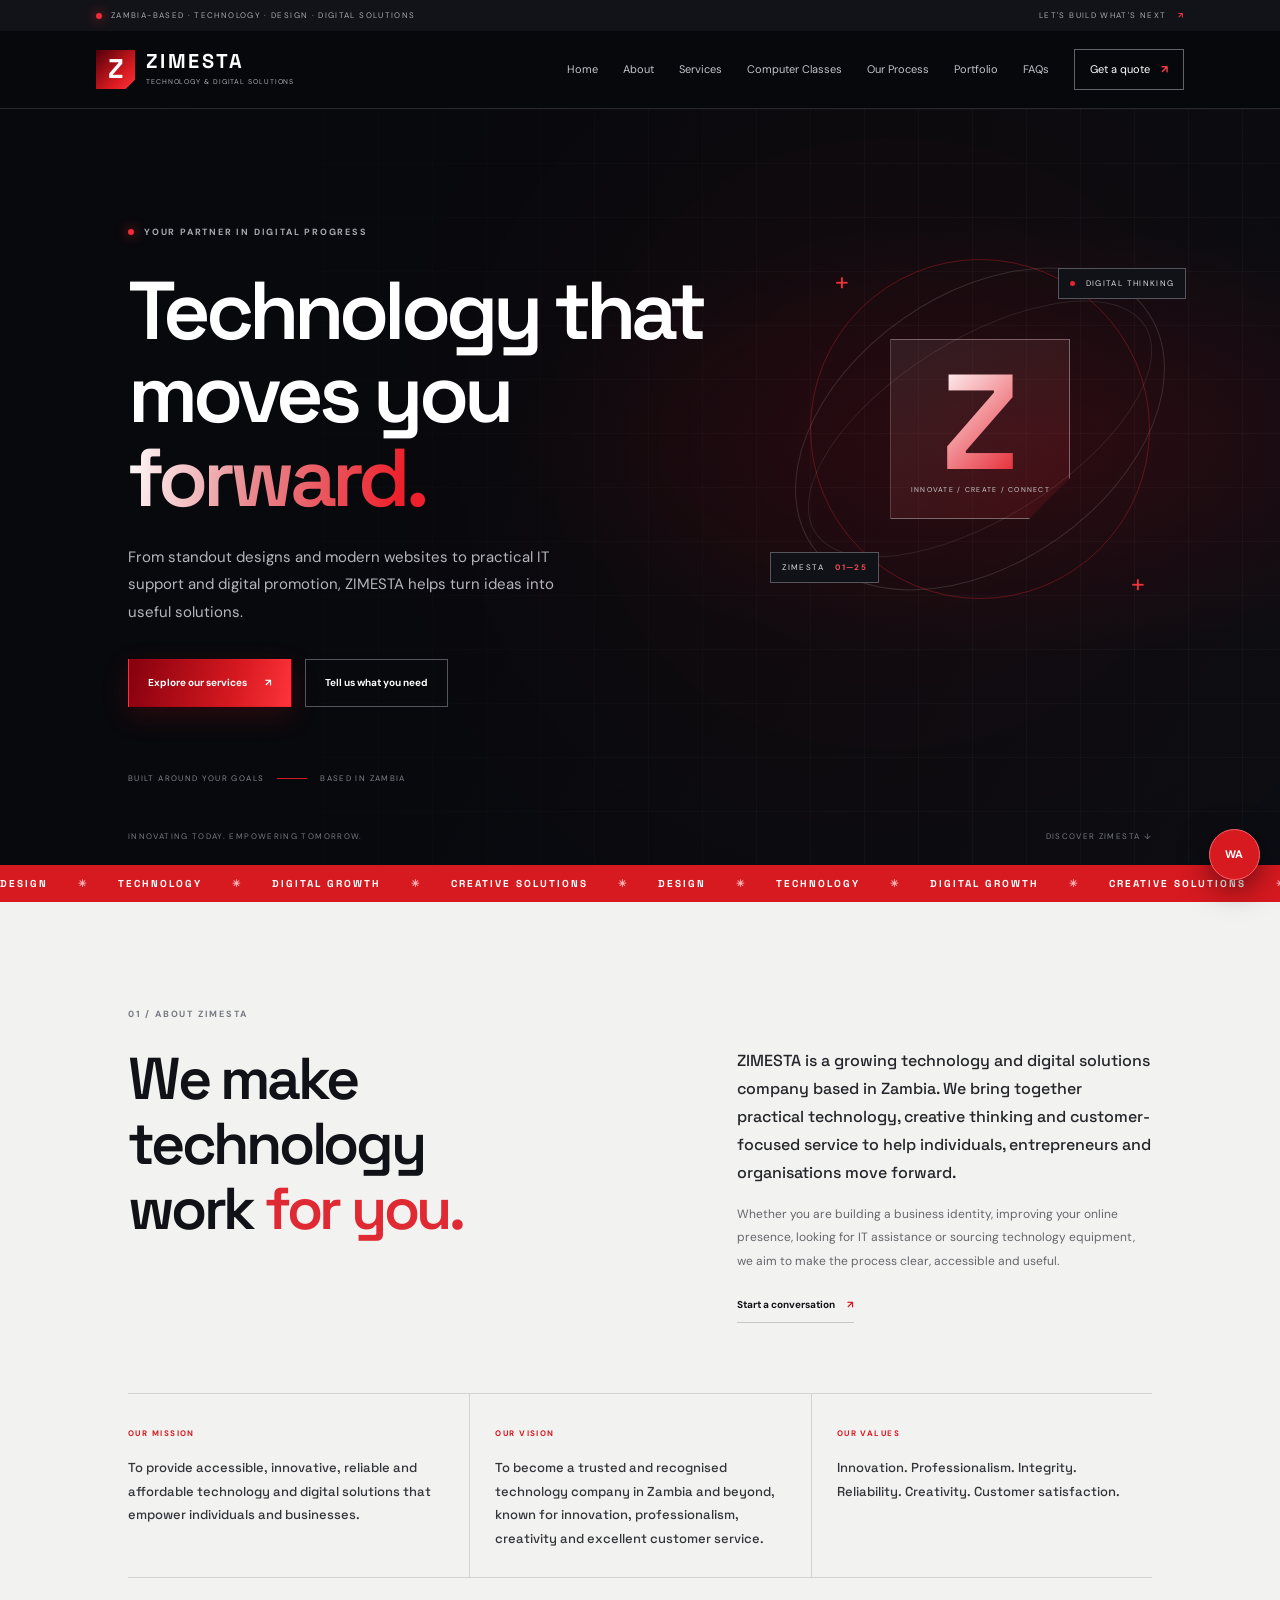
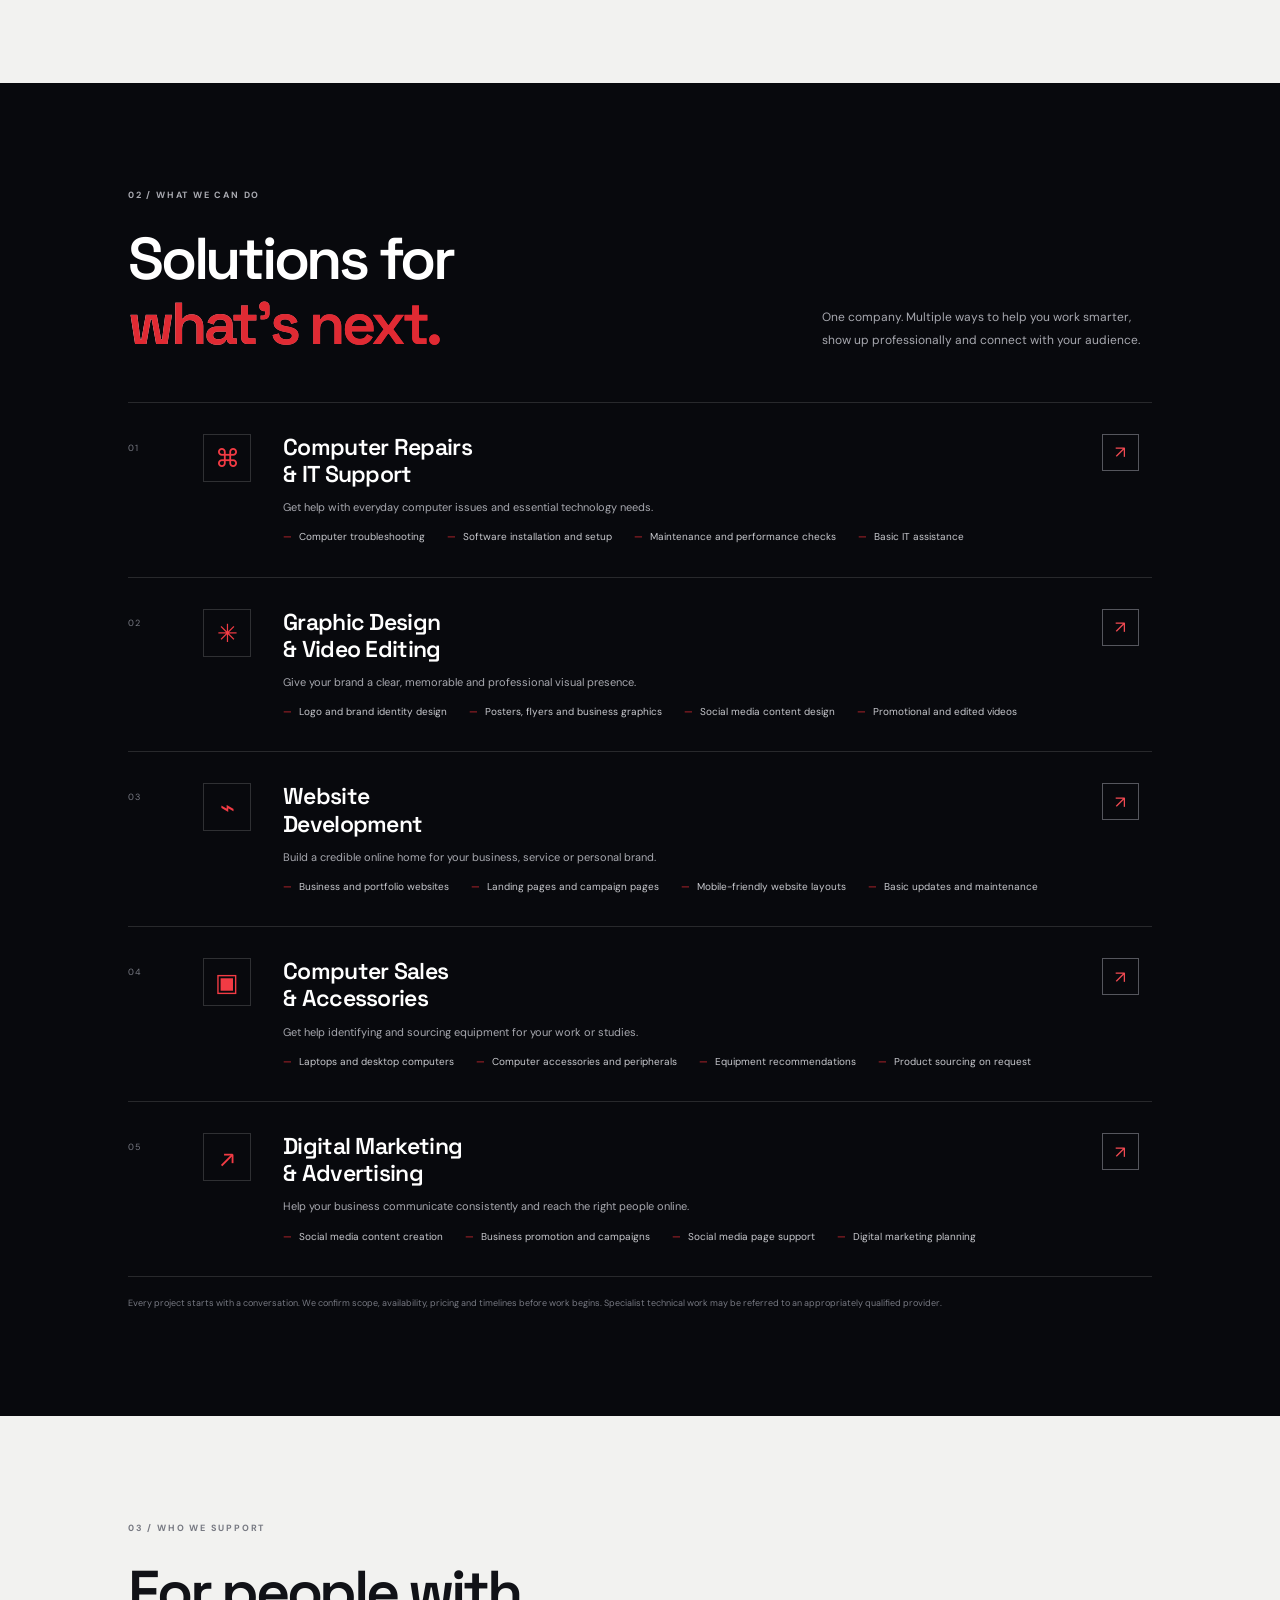
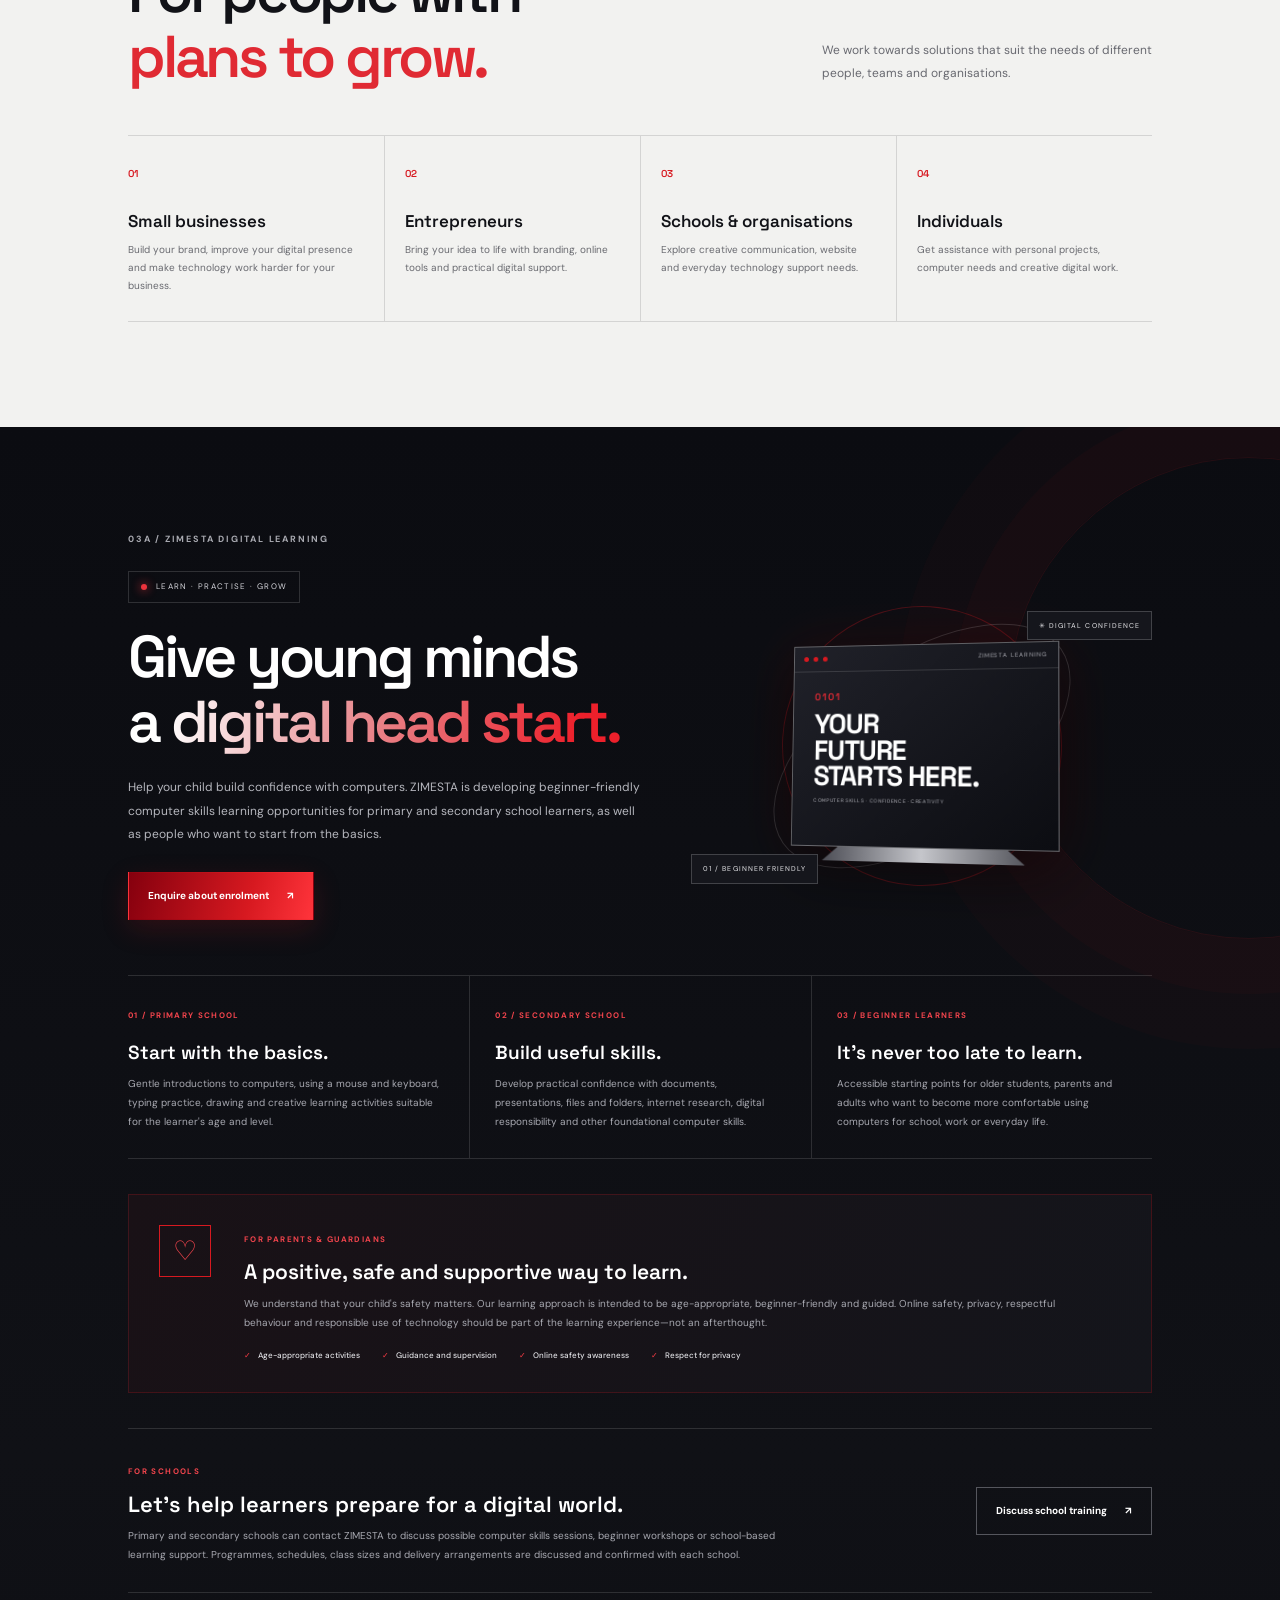
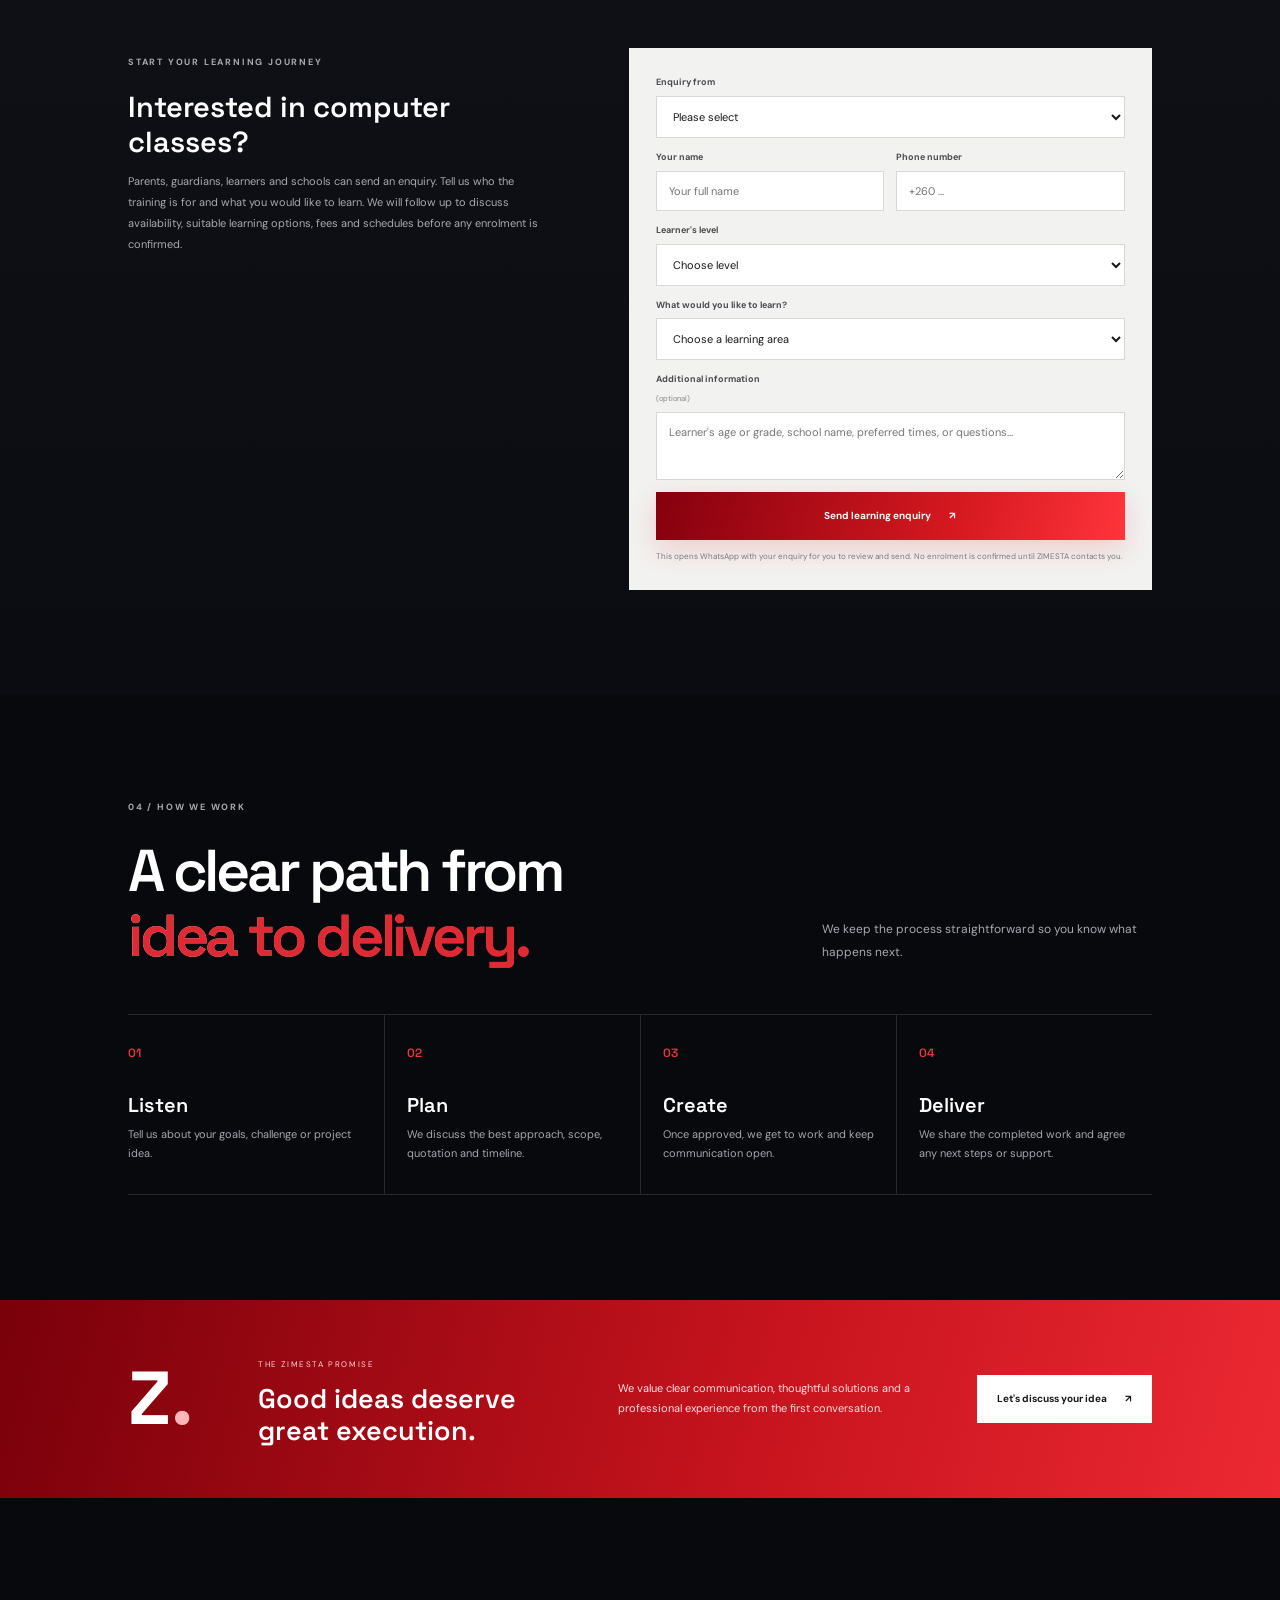
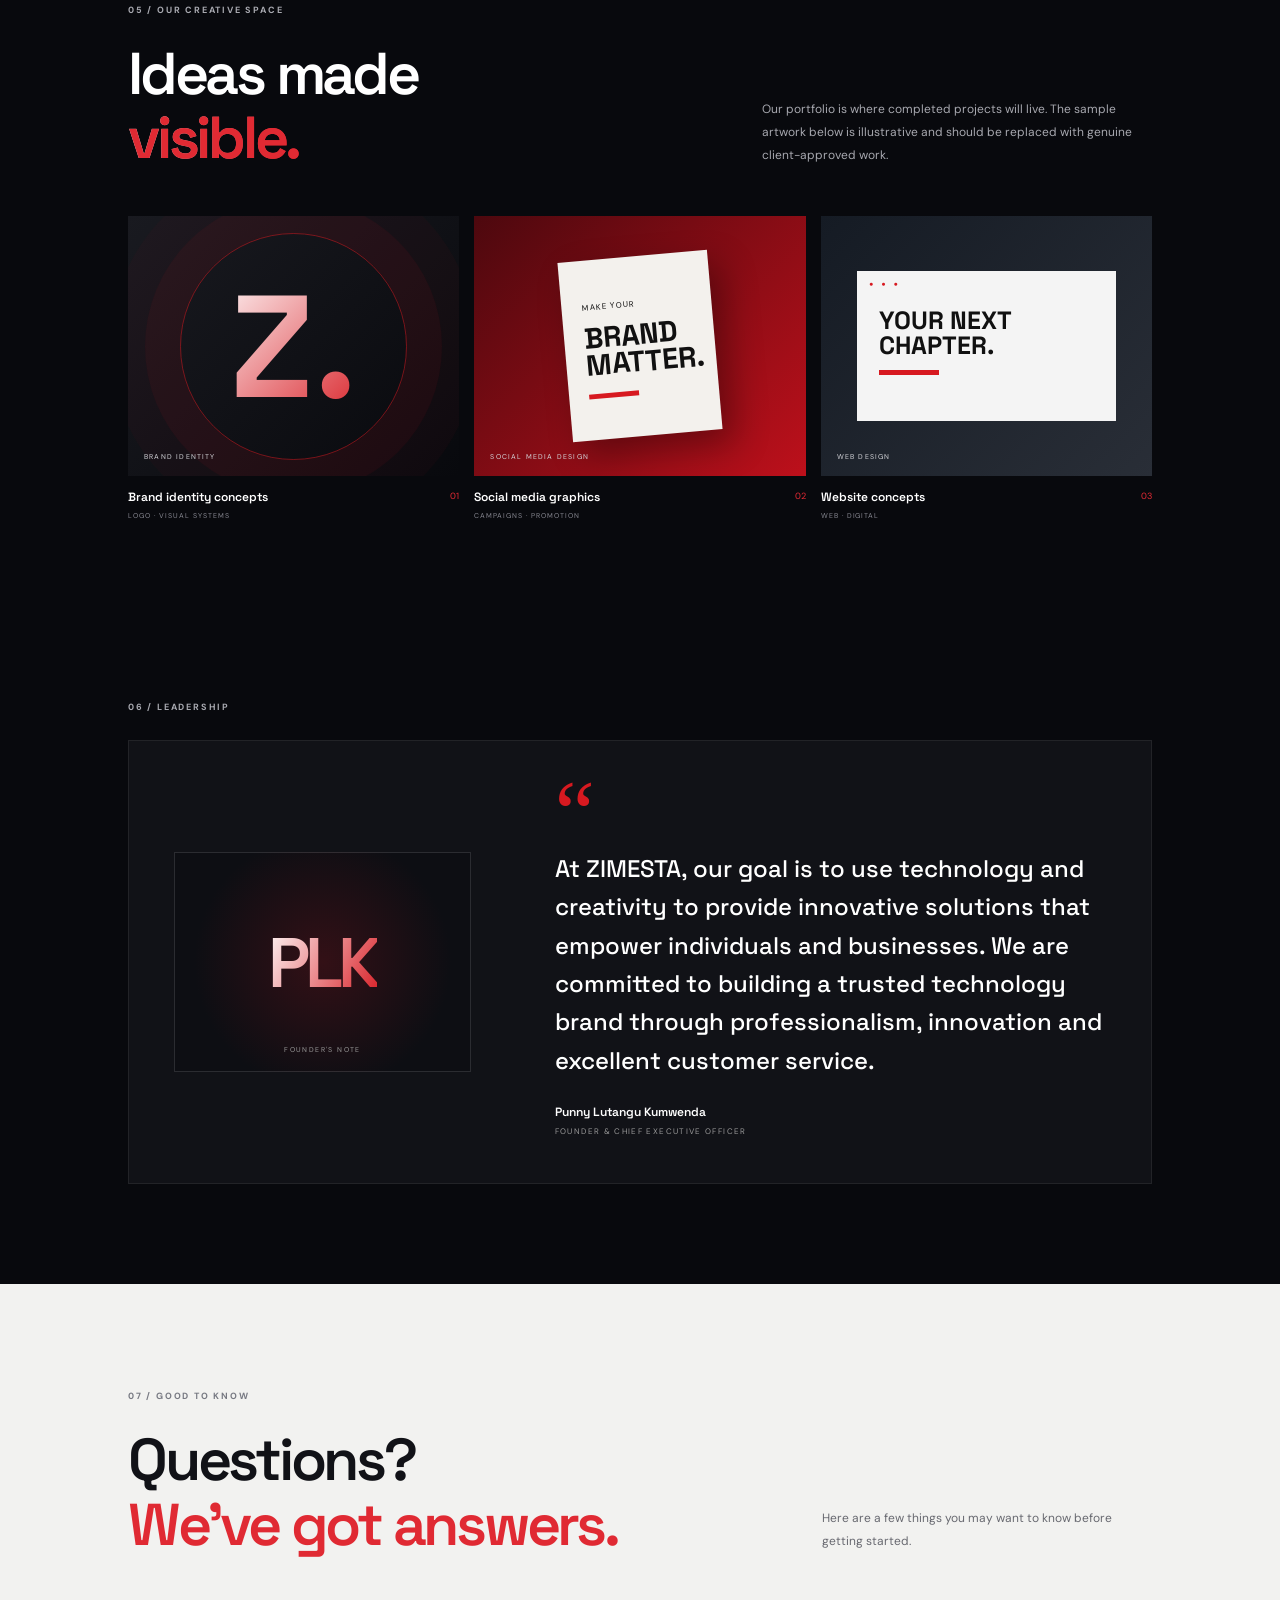
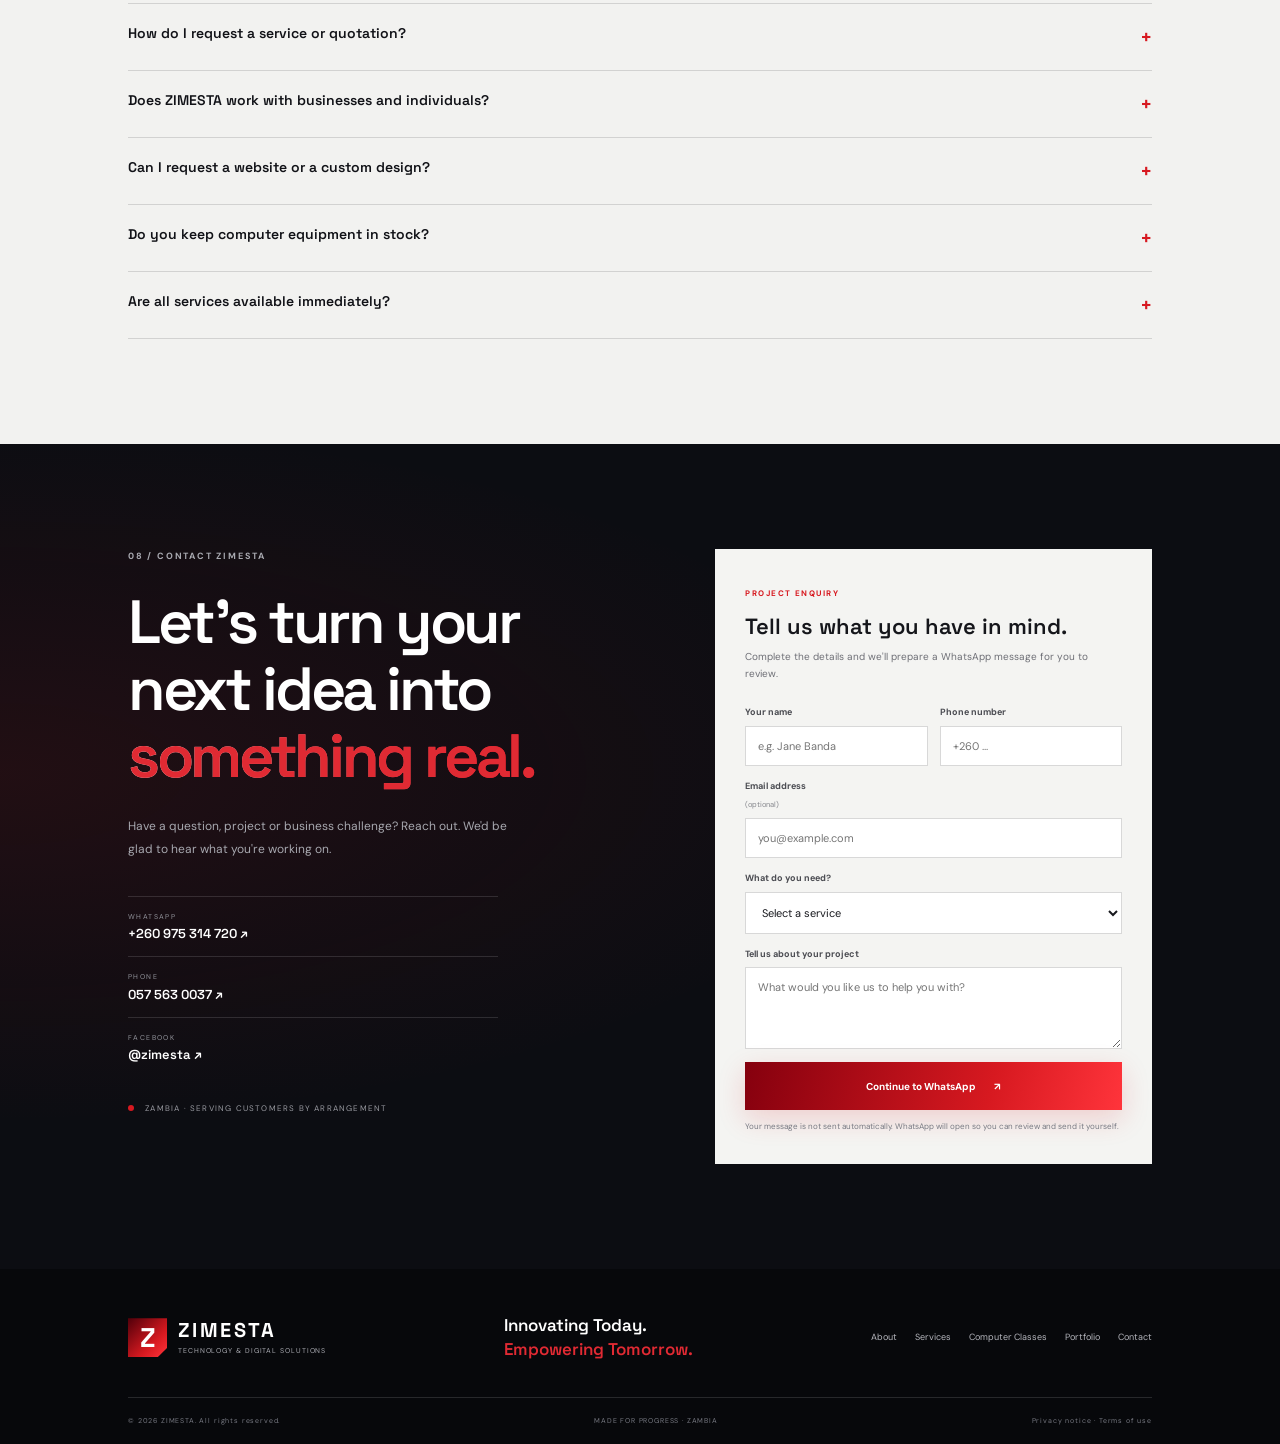
<file: index.html>
<!DOCTYPE html>
<html lang="en">
<head>
  <meta charset="UTF-8">
  <meta name="viewport" content="width=device-width, initial-scale=1">
  <meta name="description" content="ZIMESTA Technology & Digital Solutions in Zambia. Explore creative design, websites, IT support, technology sourcing and digital marketing. Let's build what's next.">
  <meta name="theme-color" content="#08090D">
  <meta property="og:title" content="ZIMESTA | Technology & Digital Solutions">
  <meta property="og:description" content="Innovating Today. Empowering Tomorrow. Technology and digital solutions for people and businesses in Zambia.">
  <meta property="og:type" content="website">
  <title>ZIMESTA | Technology & Digital Solutions in Zambia</title>
  <link rel="preconnect" href="https://fonts.googleapis.com">
  <link rel="preconnect" href="https://fonts.gstatic.com" crossorigin>
  <link href="https://fonts.googleapis.com/css2?family=DM+Sans:wght@400;500;600;700&family=Space+Grotesk:wght@400;500;600;700&display=swap" rel="stylesheet">
  <link rel="stylesheet" href="styles.css">
  <script type="application/ld+json">
  {"@context":"https://schema.org","@type":"Organization","name":"ZIMESTA Technology & Digital Solutions","description":"A growing Zambian technology and digital solutions company.","telephone":"+260975314720","areaServed":{"@type":"Country","name":"Zambia"},"founder":{"@type":"Person","name":"Punny Lutangu Kumwenda"},"sameAs":["https://www.facebook.com/zimesta"]}
  </script>
</head>
<body>
  <div class="topline"><span class="live-dot"></span> ZAMBIA-BASED · TECHNOLOGY · DESIGN · DIGITAL SOLUTIONS <span class="topline-right">LET'S BUILD WHAT'S NEXT <b>↗</b></span></div>
  <header class="header">
    <a class="brand" href="#home" aria-label="ZIMESTA home"><span class="brand-symbol">Z</span><span><strong>ZIMESTA</strong><small>TECHNOLOGY &amp; DIGITAL SOLUTIONS</small></span></a>
    <button class="menu-btn" aria-label="Toggle menu" aria-expanded="false"><i></i><i></i><i></i></button>
    <nav class="nav"><a href="#home">Home</a><a href="#about">About</a><a href="#services">Services</a><a href="#learning">Computer Classes</a><a href="#process">Our Process</a><a href="#work">Portfolio</a><a href="#faq">FAQs</a><a class="nav-contact" href="#contact">Get a quote <b>↗</b></a></nav>
  </header>

  <main>
    <section class="hero" id="home">
      <div class="hero-grid"></div><div class="hero-glow"></div>
      <div class="hero-content">
        <div class="kicker"><span class="kicker-line"></span> YOUR PARTNER IN DIGITAL PROGRESS</div>
        <h1>Technology that<br>moves you <em>forward.</em></h1>
        <p class="hero-intro">From standout designs and modern websites to practical IT support and digital promotion, ZIMESTA helps turn ideas into useful solutions.</p>
        <div class="hero-buttons"><a class="btn red-btn" href="#services">Explore our services <span>↗</span></a><a class="btn ghost-btn" href="#contact">Tell us what you need</a></div>
        <div class="hero-trust"><span>BUILT AROUND YOUR GOALS</span><span class="trust-sep"></span><span>BASED IN ZAMBIA</span></div>
      </div>
      <div class="hero-visual" aria-label="Abstract ZIMESTA brand graphic">
        <div class="visual-ring ring-a"></div><div class="visual-ring ring-b"></div><div class="visual-ring ring-c"></div>
        <div class="visual-center"><span>Z</span><small>INNOVATE / CREATE / CONNECT</small></div>
        <div class="float-label label-a"><i></i> DIGITAL THINKING</div><div class="float-label label-b">ZIMESTA <b>01—25</b></div>
        <div class="float-cross cross-a">+</div><div class="float-cross cross-b">+</div>
      </div>
      <div class="hero-bottom"><span>INNOVATING TODAY. EMPOWERING TOMORROW.</span><a href="#about">DISCOVER ZIMESTA ↓</a></div>
    </section>

    <section class="ticker" aria-label="Our focus"><div>DESIGN <b>✳</b> TECHNOLOGY <b>✳</b> DIGITAL GROWTH <b>✳</b> CREATIVE SOLUTIONS <b>✳</b> DESIGN <b>✳</b> TECHNOLOGY <b>✳</b> DIGITAL GROWTH <b>✳</b> CREATIVE SOLUTIONS <b>✳</b></div></section>

    <section class="about section light" id="about">
      <div class="section-tag dark-tag">01 / ABOUT ZIMESTA</div>
      <div class="about-layout"><div><h2>We make technology<br>work <em>for you.</em></h2></div><div class="about-copy"><p class="lead-dark">ZIMESTA is a growing technology and digital solutions company based in Zambia. We bring together practical technology, creative thinking and customer-focused service to help individuals, entrepreneurs and organisations move forward.</p><p>Whether you are building a business identity, improving your online presence, looking for IT assistance or sourcing technology equipment, we aim to make the process clear, accessible and useful.</p><a class="under-link" href="#contact">Start a conversation <b>↗</b></a></div></div>
      <div class="mission-grid"><article><span>OUR MISSION</span><p>To provide accessible, innovative, reliable and affordable technology and digital solutions that empower individuals and businesses.</p></article><article><span>OUR VISION</span><p>To become a trusted and recognised technology company in Zambia and beyond, known for innovation, professionalism, creativity and excellent customer service.</p></article><article><span>OUR VALUES</span><p>Innovation. Professionalism. Integrity. Reliability. Creativity. Customer satisfaction.</p></article></div>
    </section>

    <section class="services section" id="services">
      <div class="section-tag">02 / WHAT WE CAN DO</div><div class="section-heading"><h2>Solutions for<br><em>what's next.</em></h2><p>One company. Multiple ways to help you work smarter, show up professionally and connect with your audience.</p></div>
      <div class="service-list">
        <article class="service-row"><div class="service-index">01</div><div class="service-symbol">⌘</div><div class="service-main"><h3>Computer Repairs<br>&amp; IT Support</h3><p>Get help with everyday computer issues and essential technology needs.</p><ul><li>Computer troubleshooting</li><li>Software installation and setup</li><li>Maintenance and performance checks</li><li>Basic IT assistance</li></ul></div><a class="service-arrow" href="#contact" aria-label="Enquire about computer repairs">↗</a></article>
        <article class="service-row"><div class="service-index">02</div><div class="service-symbol">✳</div><div class="service-main"><h3>Graphic Design<br>&amp; Video Editing</h3><p>Give your brand a clear, memorable and professional visual presence.</p><ul><li>Logo and brand identity design</li><li>Posters, flyers and business graphics</li><li>Social media content design</li><li>Promotional and edited videos</li></ul></div><a class="service-arrow" href="#contact" aria-label="Enquire about design">↗</a></article>
        <article class="service-row"><div class="service-index">03</div><div class="service-symbol">⌁</div><div class="service-main"><h3>Website<br>Development</h3><p>Build a credible online home for your business, service or personal brand.</p><ul><li>Business and portfolio websites</li><li>Landing pages and campaign pages</li><li>Mobile-friendly website layouts</li><li>Basic updates and maintenance</li></ul></div><a class="service-arrow" href="#contact" aria-label="Enquire about websites">↗</a></article>
        <article class="service-row"><div class="service-index">04</div><div class="service-symbol">▣</div><div class="service-main"><h3>Computer Sales<br>&amp; Accessories</h3><p>Get help identifying and sourcing equipment for your work or studies.</p><ul><li>Laptops and desktop computers</li><li>Computer accessories and peripherals</li><li>Equipment recommendations</li><li>Product sourcing on request</li></ul></div><a class="service-arrow" href="#contact" aria-label="Enquire about computer equipment">↗</a></article>
        <article class="service-row"><div class="service-index">05</div><div class="service-symbol">↗</div><div class="service-main"><h3>Digital Marketing<br>&amp; Advertising</h3><p>Help your business communicate consistently and reach the right people online.</p><ul><li>Social media content creation</li><li>Business promotion and campaigns</li><li>Social media page support</li><li>Digital marketing planning</li></ul></div><a class="service-arrow" href="#contact" aria-label="Enquire about marketing">↗</a></article>
      </div>
      <div class="service-footnote">Every project starts with a conversation. We confirm scope, availability, pricing and timelines before work begins. Specialist technical work may be referred to an appropriately qualified provider.</div>
    </section>

    <section class="audience section light">
      <div class="section-tag dark-tag">03 / WHO WE SUPPORT</div><div class="section-heading"><h2>For people with<br><em>plans to grow.</em></h2><p>We work towards solutions that suit the needs of different people, teams and organisations.</p></div>
      <div class="audience-grid"><article><span>01</span><h3>Small businesses</h3><p>Build your brand, improve your digital presence and make technology work harder for your business.</p></article><article><span>02</span><h3>Entrepreneurs</h3><p>Bring your idea to life with branding, online tools and practical digital support.</p></article><article><span>03</span><h3>Schools &amp; organisations</h3><p>Explore creative communication, website and everyday technology support needs.</p></article><article><span>04</span><h3>Individuals</h3><p>Get assistance with personal projects, computer needs and creative digital work.</p></article></div>
    </section>

    <section class="learning section" id="learning">
      <div class="section-tag">03A / ZIMESTA DIGITAL LEARNING</div>
      <div class="learning-hero">
        <div class="learning-copy">
          <span class="learning-pill"><i></i> LEARN · PRACTISE · GROW</span>
          <h2>Give young minds<br>a <em>digital head start.</em></h2>
          <p class="learning-lead">Help your child build confidence with computers. ZIMESTA is developing beginner-friendly computer skills learning opportunities for primary and secondary school learners, as well as people who want to start from the basics.</p>
          <a class="btn red-btn" href="#learning-enrol">Enquire about enrolment <b>↗</b></a>
        </div>
        <div class="learning-visual" aria-label="Computer learning illustration">
          <div class="learn-orbit orbit-one"></div><div class="learn-orbit orbit-two"></div>
          <div class="learn-screen"><div class="screen-bar"><i></i><i></i><i></i><span>ZIMESTA LEARNING</span></div><div class="screen-content"><b>0101</b><strong>YOUR<br>FUTURE<br>STARTS HERE.</strong><small>COMPUTER SKILLS · CONFIDENCE · CREATIVITY</small></div></div>
          <span class="learn-float learn-float-a">✳ DIGITAL CONFIDENCE</span><span class="learn-float learn-float-b">01 / BEGINNER FRIENDLY</span>
        </div>
      </div>
      <div class="learning-audience">
        <article><span>01 / PRIMARY SCHOOL</span><h3>Start with the basics.</h3><p>Gentle introductions to computers, using a mouse and keyboard, typing practice, drawing and creative learning activities suitable for the learner's age and level.</p></article>
        <article><span>02 / SECONDARY SCHOOL</span><h3>Build useful skills.</h3><p>Develop practical confidence with documents, presentations, files and folders, internet research, digital responsibility and other foundational computer skills.</p></article>
        <article><span>03 / BEGINNER LEARNERS</span><h3>It's never too late to learn.</h3><p>Accessible starting points for older students, parents and adults who want to become more comfortable using computers for school, work or everyday life.</p></article>
      </div>
      <div class="parent-assurance">
        <div class="parent-icon">♡</div><div><span>FOR PARENTS &amp; GUARDIANS</span><h3>A positive, safe and supportive way to learn.</h3><p>We understand that your child's safety matters. Our learning approach is intended to be age-appropriate, beginner-friendly and guided. Online safety, privacy, respectful behaviour and responsible use of technology should be part of the learning experience—not an afterthought.</p><div class="safety-points"><b>Age-appropriate activities</b><b>Guidance and supervision</b><b>Online safety awareness</b><b>Respect for privacy</b></div></div>
      </div>
      <div class="school-partner"><div><span>FOR SCHOOLS</span><h3>Let's help learners prepare for a digital world.</h3><p>Primary and secondary schools can contact ZIMESTA to discuss possible computer skills sessions, beginner workshops or school-based learning support. Programmes, schedules, class sizes and delivery arrangements are discussed and confirmed with each school.</p></div><a class="btn ghost-btn" href="#learning-enrol">Discuss school training <b>↗</b></a></div>
      <div class="learning-enrol" id="learning-enrol">
        <div><span class="section-tag">START YOUR LEARNING JOURNEY</span><h3>Interested in computer classes?</h3><p>Parents, guardians, learners and schools can send an enquiry. Tell us who the training is for and what you would like to learn. We will follow up to discuss availability, suitable learning options, fees and schedules before any enrolment is confirmed.</p></div>
        <form class="enrol-form" id="enrolForm"><label>Enquiry from<select name="enquirer" required><option value="">Please select</option><option>Parent / Guardian</option><option>Student / Learner</option><option>School / Teacher</option><option>Adult beginner</option></select></label><div class="form-row"><label>Your name<input name="name" placeholder="Your full name" required></label><label>Phone number<input name="phone" placeholder="+260 ..." required></label></div><label>Learner's level<select name="level" required><option value="">Choose level</option><option>Primary school</option><option>Secondary school</option><option>Adult beginner</option><option>School-wide enquiry</option></select></label><label>What would you like to learn?<select name="topic" required><option value="">Choose a learning area</option><option>Basic computer skills</option><option>Typing and keyboard skills</option><option>Word processing and presentations</option><option>Internet use and online safety</option><option>General computer skills programme</option><option>School workshop / partnership</option></select></label><label>Additional information <small>(optional)</small><textarea name="details" rows="3" placeholder="Learner's age or grade, school name, preferred times, or questions..."></textarea></label><button class="btn red-btn submit" type="submit">Send learning enquiry <b>↗</b></button><p class="form-small">This opens WhatsApp with your enquiry for you to review and send. No enrolment is confirmed until ZIMESTA contacts you.</p></form>
      </div>
    </section>

    <section class="process section" id="process">
      <div class="section-tag">04 / HOW WE WORK</div><div class="section-heading"><h2>A clear path from<br><em>idea to delivery.</em></h2><p>We keep the process straightforward so you know what happens next.</p></div>
      <div class="steps"><article><b>01</b><h3>Listen</h3><p>Tell us about your goals, challenge or project idea.</p></article><article><b>02</b><h3>Plan</h3><p>We discuss the best approach, scope, quotation and timeline.</p></article><article><b>03</b><h3>Create</h3><p>Once approved, we get to work and keep communication open.</p></article><article><b>04</b><h3>Deliver</h3><p>We share the completed work and agree any next steps or support.</p></article></div>
    </section>

    <section class="feature-band"><div class="feature-mark">Z<span>.</span></div><div><span>THE ZIMESTA PROMISE</span><h2>Good ideas deserve<br>great execution.</h2></div><p>We value clear communication, thoughtful solutions and a professional experience from the first conversation.</p><a class="btn white-btn" href="#contact">Let's discuss your idea <b>↗</b></a></section>

    <section class="portfolio section" id="work">
      <div class="section-tag">05 / OUR CREATIVE SPACE</div><div class="section-heading"><h2>Ideas made<br><em>visible.</em></h2><p>Our portfolio is where completed projects will live. The sample artwork below is illustrative and should be replaced with genuine client-approved work.</p></div>
      <div class="work-grid"><article class="work-card"><div class="work-art brand-art"><span>Z.</span><small>BRAND IDENTITY</small></div><div class="work-caption"><div><b>Brand identity concepts</b><small>LOGO · VISUAL SYSTEMS</small></div><span>01</span></div></article><article class="work-card"><div class="work-art poster-art"><div class="poster"><small>MAKE YOUR</small><b>BRAND<br>MATTER.</b><i></i></div><small>SOCIAL MEDIA DESIGN</small></div><div class="work-caption"><div><b>Social media graphics</b><small>CAMPAIGNS · PROMOTION</small></div><span>02</span></div></article><article class="work-card"><div class="work-art web-art"><div class="mock-browser"><div>● ● ●</div><strong>YOUR NEXT<br>CHAPTER.</strong><i></i></div><small>WEB DESIGN</small></div><div class="work-caption"><div><b>Website concepts</b><small>WEB · DIGITAL</small></div><span>03</span></div></article></div>
    </section>

    <section class="ceo section">
      <div class="section-tag">06 / LEADERSHIP</div><div class="ceo-card"><div class="ceo-art"><span>PLK</span><small>FOUNDER'S NOTE</small></div><div class="ceo-copy"><div class="quote">“</div><blockquote>At ZIMESTA, our goal is to use technology and creativity to provide innovative solutions that empower individuals and businesses. We are committed to building a trusted technology brand through professionalism, innovation and excellent customer service.</blockquote><b>Punny Lutangu Kumwenda</b><small>FOUNDER &amp; CHIEF EXECUTIVE OFFICER</small></div></div>
    </section>

    <section class="faq section light" id="faq">
      <div class="section-tag dark-tag">07 / GOOD TO KNOW</div><div class="section-heading"><h2>Questions?<br><em>We've got answers.</em></h2><p>Here are a few things you may want to know before getting started.</p></div>
      <div class="faq-list">
        <details><summary>How do I request a service or quotation?<span>+</span></summary><p>Use the contact form or WhatsApp button on this website. Tell us which service you need and a little about your project. We will discuss the requirements and confirm a quotation where the service is available.</p></details>
        <details><summary>Does ZIMESTA work with businesses and individuals?<span>+</span></summary><p>Yes. ZIMESTA aims to support individuals, entrepreneurs, small businesses, schools and organisations in Zambia.</p></details>
        <details><summary>Can I request a website or a custom design?<span>+</span></summary><p>Yes. Send us your idea, goals and any reference materials. We can discuss the scope, features, timing and cost before work begins.</p></details>
        <details><summary>Do you keep computer equipment in stock?<span>+</span></summary><p>Equipment enquiries are handled on request. Product availability, condition, supplier details, price and any warranty must be confirmed before an order is agreed.</p></details>
        <details><summary>Are all services available immediately?<span>+</span></summary><p>Availability depends on the service and project requirements. Contact us first so we can confirm whether we can take on the work or recommend an appropriate specialist.</p></details>
      </div>
    </section>

    <section class="contact section" id="contact">
      <div class="contact-info"><div class="section-tag">08 / CONTACT ZIMESTA</div><h2>Let's turn your<br>next idea into<br><em>something real.</em></h2><p>Have a question, project or business challenge? Reach out. We'd be glad to hear what you're working on.</p>
        <a class="contact-line" href="https://wa.me/260975314720" target="_blank" rel="noopener"><span>WHATSAPP</span><b>+260 975 314 720 ↗</b></a>
        <a class="contact-line" href="tel:0575630037"><span>PHONE</span><b>057 563 0037 ↗</b></a>
        <a class="contact-line" href="https://www.facebook.com/zimesta" target="_blank" rel="noopener"><span>FACEBOOK</span><b>@zimesta ↗</b></a>
        <div class="location-note"><i></i> ZAMBIA · SERVING CUSTOMERS BY ARRANGEMENT</div>
      </div>
      <form class="contact-form" id="contactForm"><div class="form-intro"><span>PROJECT ENQUIRY</span><h3>Tell us what you have in mind.</h3><p>Complete the details and we'll prepare a WhatsApp message for you to review.</p></div>
        <div class="form-row"><label>Your name<input name="name" autocomplete="name" placeholder="e.g. Jane Banda" required></label><label>Phone number<input name="phone" autocomplete="tel" placeholder="+260 ..." required></label></div>
        <label>Email address <small>(optional)</small><input name="email" type="email" autocomplete="email" placeholder="you@example.com"></label>
        <label>What do you need?<select name="service" required><option value="">Select a service</option><option>Computer Repairs & IT Support</option><option>Graphic Design & Video Editing</option><option>Website Development</option><option>Computer Sales & Accessories</option><option>Digital Marketing & Advertising</option><option>Other / Not sure yet</option></select></label>
        <label>Tell us about your project<textarea name="message" rows="4" placeholder="What would you like us to help you with?" required></textarea></label>
        <button class="btn red-btn submit" type="submit">Continue to WhatsApp <b>↗</b></button><p class="form-small">Your message is not sent automatically. WhatsApp will open so you can review and send it yourself.</p>
      </form>
    </section>
  </main>

  <footer class="footer"><div class="footer-top"><a class="brand" href="#home"><span class="brand-symbol">Z</span><span><strong>ZIMESTA</strong><small>TECHNOLOGY &amp; DIGITAL SOLUTIONS</small></span></a><div class="footer-slogan">Innovating Today.<br><em>Empowering Tomorrow.</em></div><div class="footer-links"><a href="#about">About</a><a href="#services">Services</a><a href="#learning">Computer Classes</a><a href="#work">Portfolio</a><a href="#contact">Contact</a></div></div><div class="footer-bottom"><span>© <span id="year"></span> ZIMESTA. All rights reserved.</span><span>MADE FOR PROGRESS · ZAMBIA</span><span><a href="privacy.html">Privacy notice</a> · <a href="terms.html">Terms of use</a></span></div></footer>
  <a class="whatsapp-float" href="https://wa.me/260975314720" target="_blank" rel="noopener" aria-label="Chat with ZIMESTA on WhatsApp">WA</a>
  <script src="script.js"></script>
</body></html>
</file>
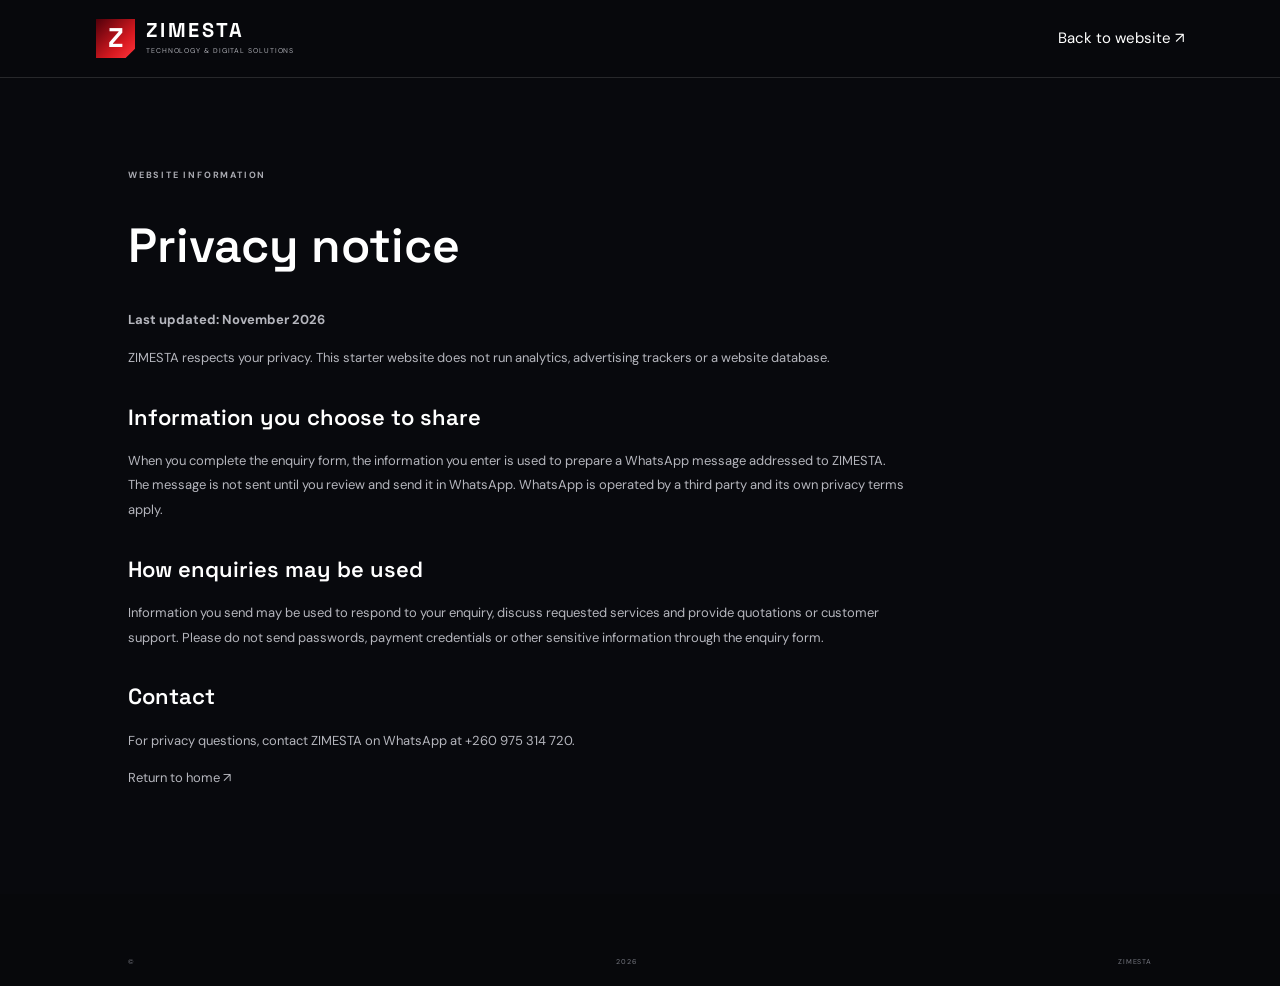
<file: privacy.html>
<!doctype html><html lang="en"><head><meta charset="utf-8"><meta name="viewport" content="width=device-width,initial-scale=1"><meta name="theme-color" content="#08090d"><title>Privacy Notice | ZIMESTA</title><link rel="stylesheet" href="styles.css"></head><body><header class="header"><a class="brand" href="index.html"><span class="brand-symbol">Z</span><span><strong>ZIMESTA</strong><small>TECHNOLOGY &amp; DIGITAL SOLUTIONS</small></span></a><a href="index.html">Back to website ↗</a></header><main class="legal"><div class="section-tag">WEBSITE INFORMATION</div><h1>Privacy notice</h1><p><b>Last updated: November 2026</b></p><p>ZIMESTA respects your privacy. This starter website does not run analytics, advertising trackers or a website database.</p><h2>Information you choose to share</h2><p>When you complete the enquiry form, the information you enter is used to prepare a WhatsApp message addressed to ZIMESTA. The message is not sent until you review and send it in WhatsApp. WhatsApp is operated by a third party and its own privacy terms apply.</p><h2>How enquiries may be used</h2><p>Information you send may be used to respond to your enquiry, discuss requested services and provide quotations or customer support. Please do not send passwords, payment credentials or other sensitive information through the enquiry form.</p><h2>Contact</h2><p>For privacy questions, contact ZIMESTA on WhatsApp at +260 975 314 720.</p><p><a href="index.html">Return to home ↗</a></p></main><footer class="footer"><div class="footer-bottom">© <span id="year"></span> ZIMESTA</div></footer><script>document.getElementById('year').textContent=new Date().getFullYear()</script></body></html>
</file>
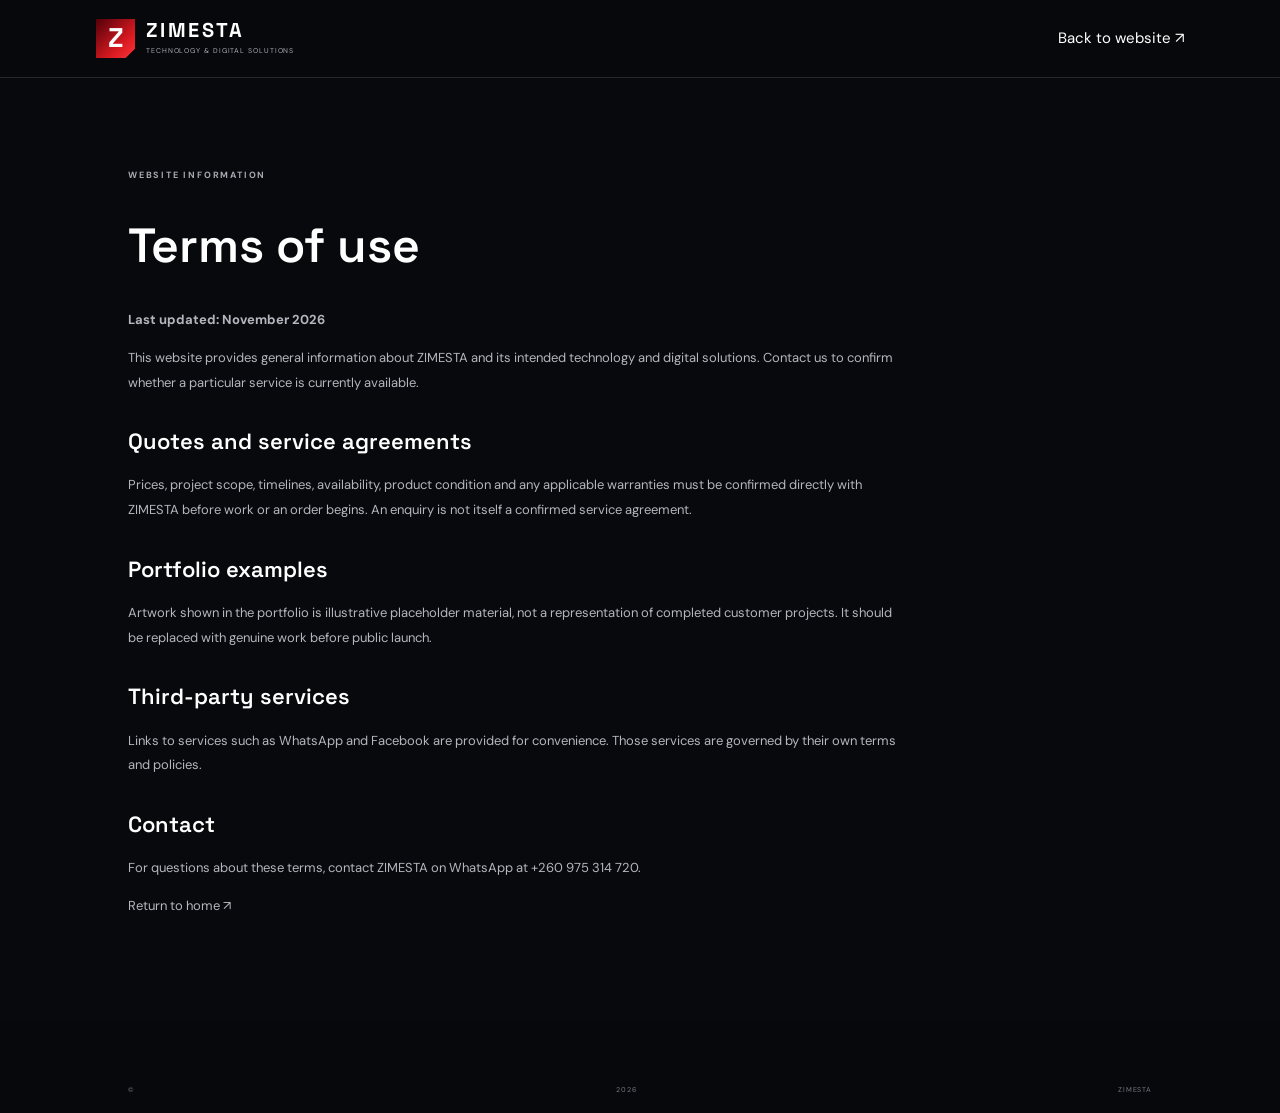
<file: terms.html>
<!doctype html><html lang="en"><head><meta charset="utf-8"><meta name="viewport" content="width=device-width,initial-scale=1"><meta name="theme-color" content="#08090d"><title>Terms of Use | ZIMESTA</title><link rel="stylesheet" href="styles.css"></head><body><header class="header"><a class="brand" href="index.html"><span class="brand-symbol">Z</span><span><strong>ZIMESTA</strong><small>TECHNOLOGY &amp; DIGITAL SOLUTIONS</small></span></a><a href="index.html">Back to website ↗</a></header><main class="legal"><div class="section-tag">WEBSITE INFORMATION</div><h1>Terms of use</h1><p><b>Last updated: November 2026</b></p><p>This website provides general information about ZIMESTA and its intended technology and digital solutions. Contact us to confirm whether a particular service is currently available.</p><h2>Quotes and service agreements</h2><p>Prices, project scope, timelines, availability, product condition and any applicable warranties must be confirmed directly with ZIMESTA before work or an order begins. An enquiry is not itself a confirmed service agreement.</p><h2>Portfolio examples</h2><p>Artwork shown in the portfolio is illustrative placeholder material, not a representation of completed customer projects. It should be replaced with genuine work before public launch.</p><h2>Third-party services</h2><p>Links to services such as WhatsApp and Facebook are provided for convenience. Those services are governed by their own terms and policies.</p><h2>Contact</h2><p>For questions about these terms, contact ZIMESTA on WhatsApp at +260 975 314 720.</p><p><a href="index.html">Return to home ↗</a></p></main><footer class="footer"><div class="footer-bottom">© <span id="year"></span> ZIMESTA</div></footer><script>document.getElementById('year').textContent=new Date().getFullYear()</script></body></html>
</file>
<file: styles.css>
@import url('https://fonts.googleapis.com/css2?family=DM+Sans:wght@400;500;600;700&family=Space+Grotesk:wght@400;500;600;700&display=swap');
:root{--bg:#08090d;--panel:#111217;--white:#fff;--red:#d71920;--muted:#a5a6ae;--line:rgba(255,255,255,.13);--display:'Space Grotesk',sans-serif;--body:'DM Sans',sans-serif}
*{box-sizing:border-box}html{scroll-behavior:smooth;scroll-padding-top:90px}body{margin:0;background:var(--bg);color:#fff;font:15px/1.65 var(--body)}a{color:inherit;text-decoration:none}.topline{height:31px;padding:0 7.5%;display:flex;align-items:center;gap:9px;background:#121318;color:#a8a9b0;font-size:8px;letter-spacing:.17em}.live-dot,.kicker-line{width:6px;height:6px;border-radius:50%;background:#f22d37;box-shadow:0 0 12px #f22d37}.topline-right{margin-left:auto}.topline-right b{color:#ef343d;margin-left:8px}.header{height:78px;padding:0 7.5%;display:flex;align-items:center;justify-content:space-between;position:sticky;top:0;z-index:30;background:rgba(8,9,13,.94);backdrop-filter:blur(18px);border-bottom:1px solid var(--line)}.brand{display:flex;align-items:center;gap:11px}.brand-symbol{width:39px;height:39px;display:grid;place-items:center;background:linear-gradient(135deg,#51000a,#d71920 65%,#ff343b);clip-path:polygon(0 0,100% 0,100% 76%,76% 100%,0 100%);font:700 27px/.9 var(--display)}.brand strong{display:block;font:700 20px/1 var(--display);letter-spacing:.12em}.brand small{display:block;font-size:7px;letter-spacing:.13em;color:#a9aab1;margin-top:5px}.nav{display:flex;align-items:center;gap:25px;font-size:11px;color:#c2c3c9}.nav a:hover{color:#fff}.nav-contact{border:1px solid #62636a;padding:10px 15px;color:#fff}.nav-contact b{color:#ff434b;margin-left:8px}.menu-btn{display:none;background:none;border:0}.hero{min-height:670px;position:relative;overflow:hidden;padding:116px 10% 80px;background:radial-gradient(ellipse at 80% 44%,rgba(174,12,24,.16),transparent 36%),linear-gradient(115deg,#08090d 40%,#0c0d12)}.hero-grid{position:absolute;inset:0;background-image:linear-gradient(rgba(255,255,255,.026) 1px,transparent 1px),linear-gradient(90deg,rgba(255,255,255,.026) 1px,transparent 1px);background-size:54px 54px;mask-image:linear-gradient(90deg,transparent,black 70%)}.hero-glow{position:absolute;width:390px;height:390px;right:15%;top:140px;background:#d71920;filter:blur(160px);opacity:.12}.hero-content{position:relative;z-index:2;max-width:640px}.kicker,.section-tag{font-size:9px;letter-spacing:.2em;color:#a9aab1;font-weight:700}.kicker{display:flex;align-items:center;gap:10px}.hero h1{font:600 clamp(48px,6.6vw,82px)/1.02 var(--display);letter-spacing:-.06em;margin:29px 0 24px}.hero h1 em,.section h2 em,.contact h2 em{font-style:normal;background:linear-gradient(100deg,#fff 0%,#e88b90 42%,#ed202b 90%);background-clip:text;-webkit-background-clip:text;color:transparent}.hero-intro{max-width:470px;color:#b5b6bd;font-size:15px;line-height:1.85}.hero-buttons{display:flex;gap:13px;margin-top:32px}.btn{min-height:48px;padding:0 19px;display:inline-flex;align-items:center;justify-content:center;gap:18px;font:700 10px var(--body);border:1px solid transparent;cursor:pointer;transition:.2s}.btn:hover{transform:translateY(-3px)}.red-btn{background:linear-gradient(105deg,#85000e,#d71920 65%,#ff343b);box-shadow:0 9px 28px #d719202b;color:#fff}.ghost-btn{border-color:#55565d}.hero-trust{display:flex;align-items:center;gap:13px;margin-top:65px;font-size:8px;letter-spacing:.17em;color:#82838b}.trust-sep{height:1px;width:30px;background:#d71920}.hero-visual{position:absolute;width:420px;height:420px;right:7%;top:110px;display:grid;place-items:center}.visual-ring{position:absolute;border:1px solid rgba(224,36,45,.35);border-radius:50%}.ring-a{width:340px;height:340px}.ring-b{width:270px;height:410px;transform:rotate(55deg);border-color:#ffffff22}.ring-c{width:390px;height:180px;transform:rotate(-32deg);border-color:#ffffff17}.visual-center{width:180px;height:180px;border:1px solid #ffffff55;background:linear-gradient(145deg,#ffffff14,#d7192026);clip-path:polygon(0 0,100% 0,100% 77%,77% 100%,0 100%);display:flex;flex-direction:column;align-items:center;justify-content:center;box-shadow:0 0 80px #d719202b}.visual-center span{font:700 135px/.9 var(--display);background:linear-gradient(135deg,#fff,#e31b27);background-clip:text;-webkit-background-clip:text;color:transparent}.visual-center small{font-size:7px;letter-spacing:.18em;color:#ccc}.float-label{position:absolute;font-size:8px;letter-spacing:.17em;background:#111217;border:1px solid #55565d;padding:8px 11px;color:#ddd}.float-label i{display:inline-block;width:5px;height:5px;border-radius:50%;background:#e9232d;margin-right:7px}.label-a{top:49px;right:4px}.label-b{bottom:56px;left:0}.label-b b{color:#f14a52;margin-left:8px}.float-cross{position:absolute;color:#ed333c;font-size:25px}.cross-a{top:42px;left:65px}.cross-b{bottom:35px;right:45px}.hero-bottom{position:absolute;left:10%;right:10%;bottom:22px;display:flex;justify-content:space-between;color:#777982;font-size:8px;letter-spacing:.17em}.hero-bottom a:hover{color:#fff}.ticker{overflow:hidden;background:#d71920;color:#fff;padding:12px 0;white-space:nowrap;font:700 10px var(--display);letter-spacing:.2em}.ticker div{min-width:max-content;animation:marquee 32s linear infinite}.ticker b{padding:0 25px;color:#ffb8bb}@keyframes marquee{to{transform:translateX(-35%)}}.section{padding:105px 10%}.light{background:#f2f2f0;color:#111217}.dark-tag{color:#777982}.about-layout{display:grid;grid-template-columns:1.1fr .9fr;gap:10%;margin-top:25px}.section h2{font:600 clamp(37px,4.8vw,59px)/1.1 var(--display);letter-spacing:-.055em;margin:0}.light h2 em{color:#c41b25;background:none}.about-copy p{font-size:12px;line-height:1.95;color:#65666d}.about-copy .lead-dark{font:500 16px/1.75 var(--display);color:#24252a;margin-top:0}.under-link{display:inline-block;margin-top:12px;padding-bottom:8px;border-bottom:1px solid #c6c6c7;font-size:10px;font-weight:700}.under-link b{color:#d71920;margin-left:10px}.mission-grid{display:grid;grid-template-columns:repeat(3,1fr);gap:0;margin-top:70px;border-top:1px solid #d2d2d1;border-bottom:1px solid #d2d2d1}.mission-grid article{padding:25px 24px 27px 0}.mission-grid article+article{padding-left:25px;border-left:1px solid #d2d2d1}.mission-grid span{font-size:8px;letter-spacing:.18em;font-weight:700;color:#d71920}.mission-grid p{font:500 13px/1.8 var(--display);color:#33343a;margin-bottom:0}.section-heading{display:flex;align-items:end;justify-content:space-between;gap:35px;margin:24px 0 45px}.section-heading>p{max-width:330px;color:#a7a8af;font-size:12px;line-height:1.9;margin:0 0 5px}.light .section-heading>p{color:#686970}.section h2 em{color:#e02a33}.service-list{border-top:1px solid var(--line)}.service-row{display:grid;grid-template-columns:55px 60px 1fr 50px;gap:20px;align-items:start;padding:31px 0;border-bottom:1px solid var(--line);transition:.2s}.service-row:hover{background:linear-gradient(90deg,#d719200c,transparent);padding-left:12px;padding-right:12px}.service-index{font-size:9px;color:#777982;letter-spacing:.15em;padding-top:7px}.service-symbol{width:48px;height:48px;border:1px solid #ffffff28;display:grid;place-items:center;font:25px var(--display);color:#f23b44}.service-main h3{font:600 23px/1.18 var(--display);margin:0 0 10px;letter-spacing:-.03em}.service-main p{color:#a7a8af;font-size:11px;margin:0 0 13px}.service-main ul{display:flex;flex-wrap:wrap;gap:7px 22px;padding:0;margin:0;list-style:none;color:#c8c9ce;font-size:10px}.service-main li:before{content:'—';color:#e42b34;margin-right:7px}.service-arrow{width:37px;height:37px;border:1px solid #55565d;display:grid;place-items:center;color:#f14a52;font-size:17px;transition:.2s}.service-arrow:hover{background:#d71920;color:#fff}.service-footnote{font-size:9px;line-height:1.8;color:#777982;margin-top:18px}.audience-grid{display:grid;grid-template-columns:repeat(4,1fr);border-top:1px solid #d4d4d3;border-bottom:1px solid #d4d4d3}.audience-grid article{padding:24px 20px 26px 0}.audience-grid article+article{padding-left:20px;border-left:1px solid #d4d4d3}.audience-grid span{font:600 10px var(--display);color:#d71920}.audience-grid h3{font:600 17px var(--display);margin:25px 0 9px}.audience-grid p{font-size:10px;line-height:1.8;color:#696a70;margin:0}.steps{display:grid;grid-template-columns:repeat(4,1fr);border-top:1px solid var(--line);border-bottom:1px solid var(--line)}.steps article{padding:25px 20px 30px 0;position:relative}.steps article+article{padding-left:22px;border-left:1px solid var(--line)}.steps b{font:600 12px var(--display);color:#ed343d}.steps h3{font:600 20px var(--display);margin:27px 0 7px}.steps p{font-size:11px;color:#a5a6ae;line-height:1.8;margin:0}.feature-band{padding:50px 10%;display:grid;grid-template-columns:100px 1fr 1fr auto;align-items:center;gap:30px;background:linear-gradient(105deg,#79000a,#c8141e 60%,#ec2933)}.feature-mark{font:700 75px/.9 var(--display);color:#fff}.feature-mark span{color:#ffb6ba}.feature-band>div:nth-child(2)>span{font-size:8px;letter-spacing:.2em;color:#ffd6d8}.feature-band h2{font:600 27px/1.2 var(--display);margin:8px 0 0}.feature-band>p{font-size:11px;color:#ffe1e2;line-height:1.8}.white-btn{background:#fff;color:#17171b;white-space:nowrap}.portfolio .section-heading>p{max-width:390px}.work-grid{display:grid;grid-template-columns:repeat(3,1fr);gap:15px}.work-art{height:260px;position:relative;display:grid;place-items:center;overflow:hidden}.work-art>small{position:absolute;left:16px;bottom:14px;font-size:7px;letter-spacing:.17em;color:#d5d5da}.brand-art{background:linear-gradient(135deg,#191a20,#08090d)}.brand-art:before{content:'';position:absolute;width:225px;height:225px;border:1px solid #d7192088;border-radius:50%;box-shadow:0 0 0 35px #d7192010,0 0 0 70px #d7192008}.brand-art>span{font:700 145px var(--display);background:linear-gradient(135deg,#fff,#d71920);background-clip:text;-webkit-background-clip:text;color:transparent}.poster-art{background:linear-gradient(135deg,#4d080e,#bd101b)}.poster{width:150px;height:180px;background:#f3f1ed;color:#111;padding:20px;display:flex;flex-direction:column;justify-content:center;transform:rotate(-5deg);box-shadow:12px 15px 35px #0005}.poster small{font-size:8px;letter-spacing:.12em}.poster b{font:700 29px/.95 var(--display);margin-top:9px}.poster i{height:5px;width:50px;background:#d71920;margin-top:15px}.web-art{background:linear-gradient(135deg,#151b24,#292e37)}.mock-browser{width:78%;height:150px;background:#f4f4f4;color:#111;padding:22px;position:relative}.mock-browser>div{position:absolute;top:7px;left:12px;color:#d71920;font-size:7px;letter-spacing:3px}.mock-browser strong{display:block;font:700 25px/1 var(--display);margin-top:15px}.mock-browser i{display:block;width:60px;height:5px;background:#d71920;margin-top:12px}.work-caption{display:flex;justify-content:space-between;padding:13px 0}.work-caption b,.work-caption small{display:block}.work-caption b{font:600 12px var(--display)}.work-caption small{font-size:7px;letter-spacing:.14em;color:#888992;margin-top:5px}.work-caption>span{font-size:9px;color:#e42a34}.ceo{padding-top:60px;padding-bottom:100px}.ceo-card{margin-top:25px;display:grid;grid-template-columns:.7fr 1.3fr;gap:9%;align-items:center;background:#111217;border:1px solid #ffffff12;padding:45px}.ceo-art{height:220px;display:grid;place-items:center;position:relative;background:radial-gradient(circle,#331016,#0d0e13 70%);border:1px solid #ffffff20}.ceo-art span{font:600 70px var(--display);letter-spacing:-.07em;background:linear-gradient(120deg,#fff,#d71920);background-clip:text;-webkit-background-clip:text;color:transparent}.ceo-art small{position:absolute;bottom:15px;font-size:7px;letter-spacing:.2em;color:#999}.quote{font:90px/.6 Georgia;color:#d71920}.ceo-copy blockquote{font:500 clamp(17px,2vw,24px)/1.6 var(--display);margin:10px 0 24px}.ceo-copy>b{display:block;font:600 12px var(--display)}.ceo-copy>small{font-size:8px;letter-spacing:.17em;color:#999;display:block;margin-top:5px}.faq-list{border-top:1px solid #d2d2d1}.faq-list details{border-bottom:1px solid #d2d2d1;padding:20px 0}.faq-list summary{list-style:none;cursor:pointer;display:flex;justify-content:space-between;gap:20px;font:600 14px var(--display)}.faq-list summary::-webkit-details-marker{display:none}.faq-list summary span{font-size:20px;color:#d71920;transition:.2s}.faq-list details[open] summary span{transform:rotate(45deg)}.faq-list details p{font-size:11px;line-height:1.9;color:#66676e;max-width:700px;margin:14px 0 0}.contact{display:grid;grid-template-columns:1fr .9fr;gap:10%;background:radial-gradient(ellipse at 0 40%,#d719201b,transparent 50%),#0c0d12}.contact h2{font:600 clamp(40px,5vw,61px)/1.1 var(--display);letter-spacing:-.055em;margin:25px 0}.contact-info>p{font-size:12px;line-height:1.9;color:#a7a8af;max-width:400px;margin-bottom:35px}.contact-line{display:flex;flex-direction:column;gap:3px;border-top:1px solid var(--line);padding:14px 0;max-width:370px}.contact-line span{font-size:7px;letter-spacing:.2em;color:#92939b}.contact-line b{font:600 13px var(--display)}.contact-line:hover b{color:#ff4a52}.location-note{font-size:8px;letter-spacing:.15em;color:#999aa1;margin-top:25px}.location-note i{display:inline-block;width:6px;height:6px;background:#d71920;border-radius:50%;margin-right:8px}.contact-form{padding:30px;background:#f4f4f2;color:#15161b}.form-intro>span{font-size:8px;letter-spacing:.18em;color:#d71920;font-weight:700}.form-intro h3{font:600 22px var(--display);margin:8px 0}.form-intro p{font-size:10px;color:#6e6f76;line-height:1.7;margin:0 0 23px}.form-row{display:grid;grid-template-columns:1fr 1fr;gap:12px}.contact-form label{display:flex;flex-direction:column;gap:6px;font-size:9px;font-weight:700;color:#4b4c52;margin-bottom:13px}.contact-form label small{display:inline;color:#85868c;font-weight:400}.contact-form input,.contact-form select,.contact-form textarea{width:100%;border:1px solid #d8d8d8;background:#fff;padding:12px;font:400 11px var(--body);color:#18191e;outline:none;border-radius:0}.contact-form input:focus,.contact-form select:focus,.contact-form textarea:focus{border-color:#d71920}.contact-form textarea{resize:vertical}.submit{width:100%;border:0}.form-small{font-size:8px;line-height:1.7;color:#777982;margin:10px 0 0}.footer{padding:45px 10% 18px;background:#07080b}.footer-top{display:flex;align-items:center;justify-content:space-between;gap:25px;padding-bottom:35px;border-bottom:1px solid var(--line)}.footer-slogan{font:600 17px/1.4 var(--display)}.footer-slogan em{font-style:normal;color:#e12a33}.footer-links{display:flex;gap:18px;font-size:9px;color:#b5b6bd}.footer-links a:hover,.footer-bottom a:hover{color:#fff}.footer-bottom{display:flex;justify-content:space-between;gap:15px;padding-top:17px;color:#777982;font-size:7px;letter-spacing:.12em}.whatsapp-float{position:fixed;right:20px;bottom:20px;z-index:25;width:51px;height:51px;border-radius:50%;display:grid;place-items:center;background:#d71920;border:1px solid #ff6269;box-shadow:0 8px 30px #0008;font-size:11px;font-weight:700;letter-spacing:.05em}.whatsapp-float:hover{transform:translateY(-3px)}
.legal{min-height:70vh;padding:90px 10%}.legal h1{font:600 48px var(--display)}.legal h2{font:600 22px var(--display);margin-top:32px}.legal p{max-width:780px;color:#b5b6bd;font-size:13px;line-height:1.9}
@media(max-width:1000px){.hero-visual{right:-6%;opacity:.45}.nav{gap:15px}.feature-band{grid-template-columns:70px 1fr 1fr}.feature-band .btn{grid-column:2/-1;justify-self:start}.section{padding-left:7%;padding-right:7%}.hero{padding-left:7%;padding-right:7%}.hero-bottom{left:7%;right:7%}}
@media(max-width:760px){.topline{font-size:7px;padding:0 5%}.topline-right{display:none}.header{height:70px;padding:0 6%}.menu-btn{display:flex;flex-direction:column;gap:5px;padding:10px}.menu-btn i{width:23px;height:2px;background:white}.nav{display:none;position:absolute;top:69px;left:0;right:0;background:#0d0e13;padding:20px 7%;flex-direction:column;align-items:stretch;border-bottom:1px solid var(--line)}.nav.open{display:flex}.nav-contact{align-self:flex-start}.hero{min-height:650px;padding:90px 7% 80px}.hero-visual{right:-180px;top:270px;transform:scale(.78);opacity:.28}.hero h1{font-size:clamp(44px,12vw,66px)}.hero-intro{font-size:13px;max-width:340px}.hero-trust{margin-top:50px;font-size:7px}.hero-bottom{left:7%;right:7%;font-size:7px}.section{padding:76px 7%}.about-layout,.contact{grid-template-columns:1fr;gap:25px}.section-heading{display:block}.section-heading>p{margin-top:18px}.mission-grid{grid-template-columns:1fr;margin-top:45px}.mission-grid article,.mission-grid article+article{padding:18px 0;border-left:0;border-bottom:1px solid #d2d2d1}.mission-grid article:last-child{border-bottom:0}.service-row{grid-template-columns:30px 45px 1fr 35px;gap:10px;padding:24px 0}.service-symbol{width:39px;height:39px;font-size:21px}.service-main h3{font-size:19px}.service-main ul{display:block}.service-main li{margin:5px 0}.audience-grid{grid-template-columns:1fr 1fr}.audience-grid article{padding:20px 12px 22px 0}.audience-grid article+article{padding-left:12px}.audience-grid article:nth-child(3){padding-left:0;border-left:0;border-top:1px solid #d4d4d3}.audience-grid article:nth-child(4){border-top:1px solid #d4d4d3}.steps{grid-template-columns:1fr 1fr}.steps article{padding:20px 15px 22px 0}.steps article+article{padding-left:15px}.steps article:nth-child(3){border-left:0;border-top:1px solid var(--line)}.steps article:nth-child(4){border-top:1px solid var(--line)}.feature-band{padding:38px 7%;grid-template-columns:55px 1fr;gap:17px}.feature-mark{font-size:55px}.feature-band h2{font-size:22px}.feature-band>p{grid-column:1/-1;margin:0}.feature-band .btn{grid-column:1/-1}.work-grid{grid-template-columns:1fr 1fr}.work-card:first-child{grid-column:1/-1}.work-art{height:210px}.ceo{padding-top:35px}.ceo-card{grid-template-columns:1fr;padding:24px;gap:25px}.ceo-art{height:150px}.ceo-copy blockquote{font-size:18px}.contact-form{padding:23px 18px}.footer{padding:38px 7% 18px}.footer-top{flex-wrap:wrap;align-items:flex-start}.footer-slogan{font-size:15px}.footer-links{width:100%;flex-wrap:wrap}.footer-bottom{flex-direction:column;gap:8px}.form-row{grid-template-columns:1fr}}
@media(max-width:430px){.hero-buttons{flex-direction:column;align-items:stretch}.hero-buttons .btn{width:100%}.hero-bottom span{max-width:55%}.work-grid{grid-template-columns:1fr}.work-card:first-child{grid-column:auto}.service-row{grid-template-columns:25px 35px 1fr 28px;gap:8px}.service-symbol{width:33px;height:33px}.service-main h3{font-size:17px}.service-main p{font-size:10px}.service-arrow{width:28px;height:28px}.audience-grid h3{font-size:15px}}
@media(prefers-reduced-motion:reduce){*,*:before,*:after{scroll-behavior:auto!important;animation:none!important;transition:none!important}}

/* ZIMESTA COMPUTER SKILLS LEARNING ADDITION — retains the existing brand palette */
.learning{background:linear-gradient(180deg,#0b0c11,#101116 55%,#0b0c11);position:relative;overflow:hidden}
.learning:before{content:"";position:absolute;width:480px;height:480px;right:-210px;top:30px;border:1px solid #d7192020;border-radius:50%;box-shadow:0 0 0 55px #d7192008,0 0 0 110px #d7192005;pointer-events:none}
.learning-hero{display:grid;grid-template-columns:1fr .9fr;align-items:center;gap:5%;margin:25px 0 55px;position:relative}
.learning-copy{position:relative;z-index:2}.learning-pill{display:inline-flex;align-items:center;gap:9px;padding:8px 12px;border:1px solid #ffffff25;color:#d6d6dc;font-size:8px;letter-spacing:.17em}.learning-pill i{width:6px;height:6px;border-radius:50%;background:#ed333c;box-shadow:0 0 10px #ed333c}.learning h2{font:600 clamp(38px,4.8vw,59px)/1.1 var(--display);letter-spacing:-.055em;margin:22px 0}.learning h2 em{font-style:normal;background:linear-gradient(100deg,#fff 0%,#e88b90 42%,#ed202b 90%);background-clip:text;-webkit-background-clip:text;color:transparent}.learning-lead{max-width:520px;color:#b5b6bd;font-size:12px;line-height:1.95;margin-bottom:25px}.learning-visual{height:320px;position:relative;display:grid;place-items:center}.learn-orbit{position:absolute;border:1px solid #d7192050;border-radius:50%}.orbit-one{width:280px;height:280px;transform:rotate(25deg)}.orbit-two{width:340px;height:180px;transform:rotate(-35deg);border-color:#ffffff28}.learn-screen{width:270px;height:205px;background:linear-gradient(140deg,#202129,#0c0d12);border:1px solid #ffffff55;box-shadow:0 20px 70px #0009,0 0 55px #d7192020;transform:perspective(700px) rotateY(-9deg) rotateX(3deg);position:relative}.learn-screen:after{content:"";position:absolute;bottom:-15px;left:12%;width:76%;height:14px;background:linear-gradient(90deg,#4b4c54,#c5c6cb,#55565d);clip-path:polygon(8% 0,92% 0,100% 100%,0 100%)}.screen-bar{height:26px;border-bottom:1px solid #ffffff22;display:flex;align-items:center;gap:5px;padding:0 10px}.screen-bar i{width:5px;height:5px;border-radius:50%;background:#d71920}.screen-bar span{margin-left:auto;font-size:6px;letter-spacing:.16em;color:#a8a9b0}.screen-content{padding:19px 22px;display:flex;flex-direction:column;position:relative}.screen-content>b{font:600 10px var(--display);color:#e52b35;letter-spacing:.2em}.screen-content strong{font:700 28px/.95 var(--display);letter-spacing:-.04em;margin:8px 0}.screen-content small{font-size:5px;letter-spacing:.13em;color:#b5b6bd}.learn-float{position:absolute;background:#15161c;border:1px solid #ffffff30;padding:8px 11px;font-size:7px;letter-spacing:.15em;color:#e6e6e9}.learn-float-a{top:25px;right:0}.learn-float-b{bottom:22px;left:0}.learning-audience{display:grid;grid-template-columns:repeat(3,1fr);border-top:1px solid var(--line);border-bottom:1px solid var(--line);position:relative}.learning-audience article{padding:25px 25px 27px 0}.learning-audience article+article{padding-left:25px;border-left:1px solid var(--line)}.learning-audience article>span,.parent-assurance>div:nth-child(2)>span,.school-partner span{font-size:8px;letter-spacing:.17em;color:#f0444c;font-weight:700}.learning-audience h3,.parent-assurance h3,.school-partner h3{font:600 19px var(--display);margin:15px 0 9px}.learning-audience p,.parent-assurance p,.school-partner p{font-size:10px;line-height:1.9;color:#a8a9b1;margin:0}.parent-assurance{display:grid;grid-template-columns:65px 1fr;gap:20px;padding:30px;margin:35px 0;background:linear-gradient(110deg,#191116,#14151b);border:1px solid #d7192038;position:relative}.parent-icon{width:52px;height:52px;border:1px solid #d71920;color:#f0444c;display:grid;place-items:center;font-size:27px}.parent-assurance h3{font-size:21px;margin-top:8px}.parent-assurance p{max-width:850px}.safety-points{display:flex;flex-wrap:wrap;gap:9px 22px;margin-top:17px}.safety-points b{font-size:8px;font-weight:500;color:#e1e1e5}.safety-points b:before{content:"✓";color:#ef3a43;margin-right:7px}.school-partner{display:flex;align-items:center;justify-content:space-between;gap:25px;padding:28px 0;border-top:1px solid var(--line);border-bottom:1px solid var(--line)}.school-partner>div{max-width:650px}.school-partner h3{font-size:22px;margin:8px 0}.school-partner .btn{white-space:nowrap}.learning-enrol{display:grid;grid-template-columns:.8fr 1fr;gap:8%;margin-top:55px;align-items:start}.learning-enrol>div>h3{font:600 29px/1.2 var(--display);margin:17px 0 12px}.learning-enrol>div>p{font-size:11px;line-height:1.9;color:#a8a9b1}.enrol-form{padding:27px;background:#f2f2f0;color:#15161b}.enrol-form label{display:flex;flex-direction:column;gap:6px;font-size:9px;font-weight:700;color:#4b4c52;margin-bottom:12px}.enrol-form label small{display:inline;color:#85868c;font-weight:400}.enrol-form input,.enrol-form select,.enrol-form textarea{width:100%;border:1px solid #d8d8d8;background:#fff;padding:12px;font:400 11px var(--body);color:#18191e;outline:none;border-radius:0}.enrol-form input:focus,.enrol-form select:focus,.enrol-form textarea:focus{border-color:#d71920}.enrol-form textarea{resize:vertical}.enrol-form .form-row{display:grid;grid-template-columns:1fr 1fr;gap:12px}.enrol-form .submit{width:100%;border:0}
@media(max-width:760px){.learning-hero,.learning-enrol{grid-template-columns:1fr;gap:25px}.learning-visual{height:270px;max-width:390px;width:100%;margin:auto}.learning-audience{grid-template-columns:1fr}.learning-audience article,.learning-audience article+article{padding:19px 0;border-left:0;border-bottom:1px solid var(--line)}.learning-audience article:last-child{border-bottom:0}.parent-assurance{grid-template-columns:1fr;padding:22px;gap:12px}.school-partner{align-items:flex-start;flex-direction:column}.learning-enrol{margin-top:42px}.enrol-form{padding:22px 18px}.enrol-form .form-row{grid-template-columns:1fr}}
</file>
